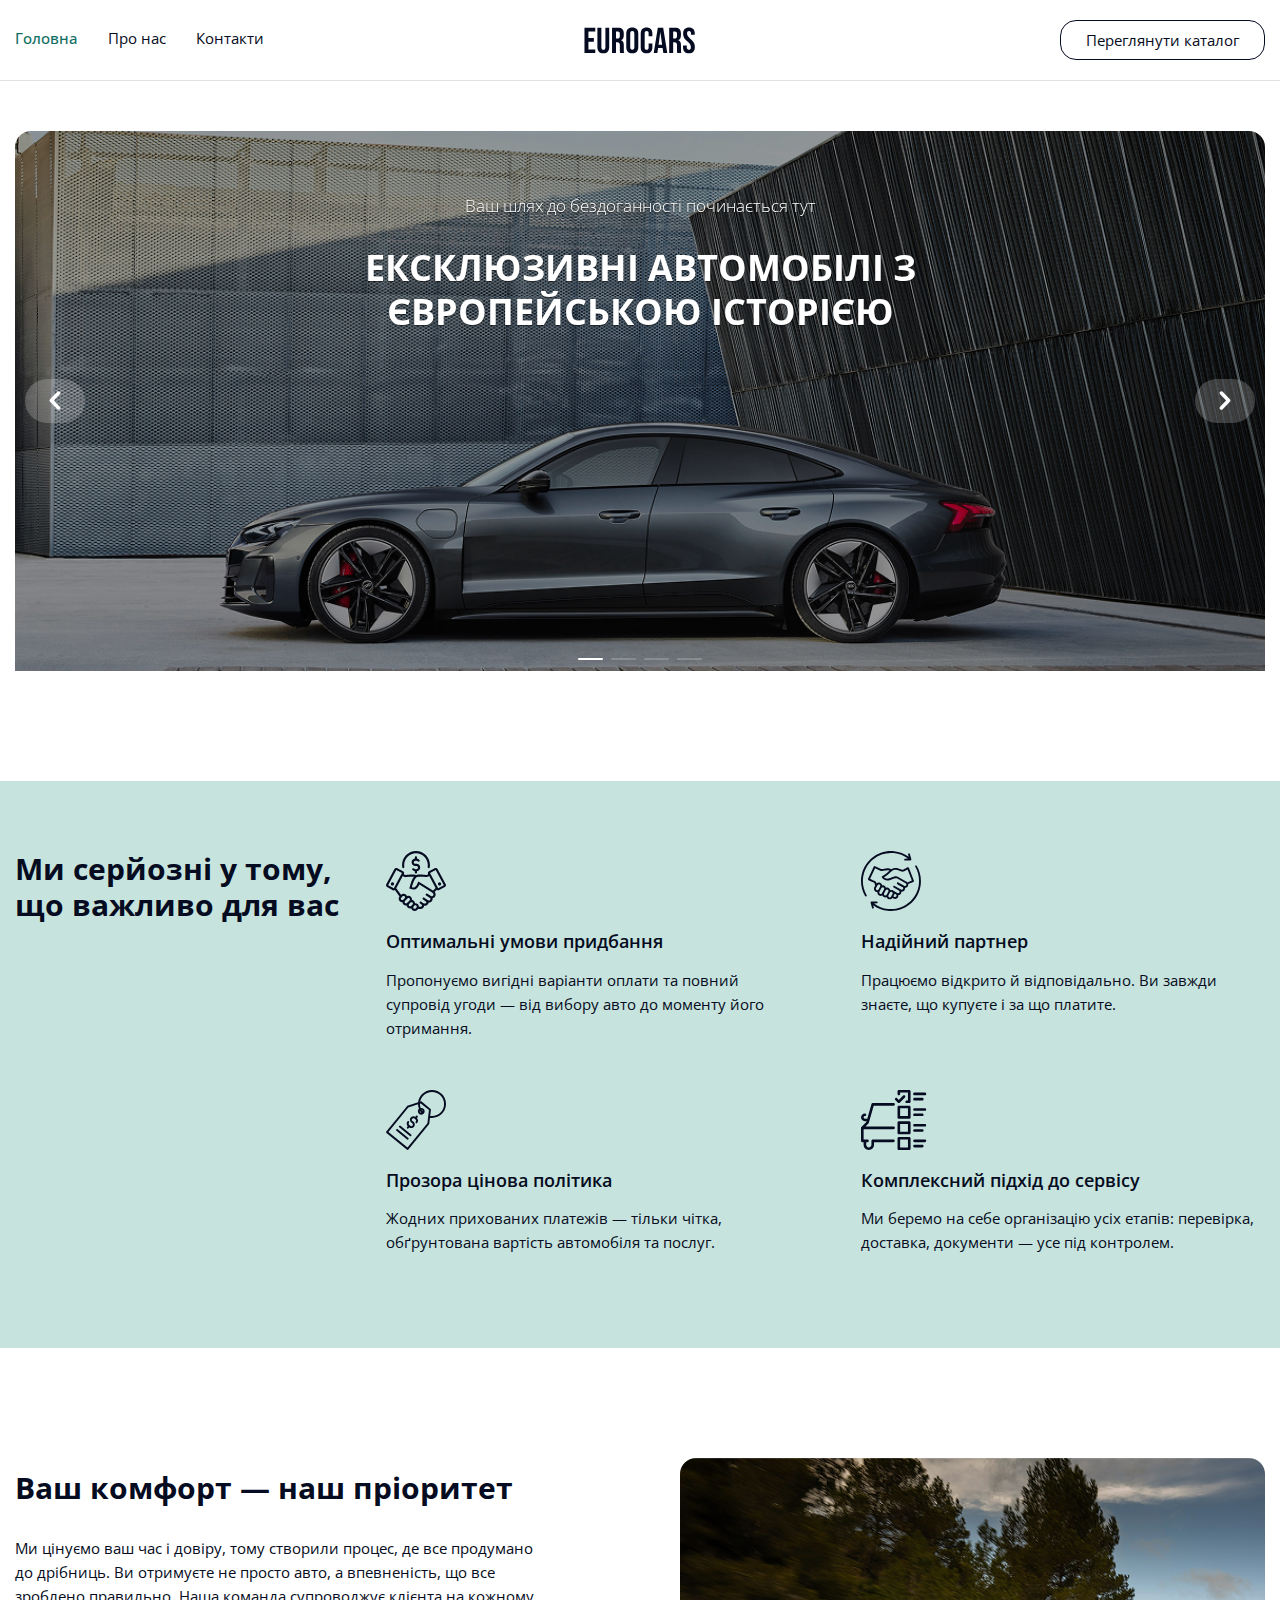
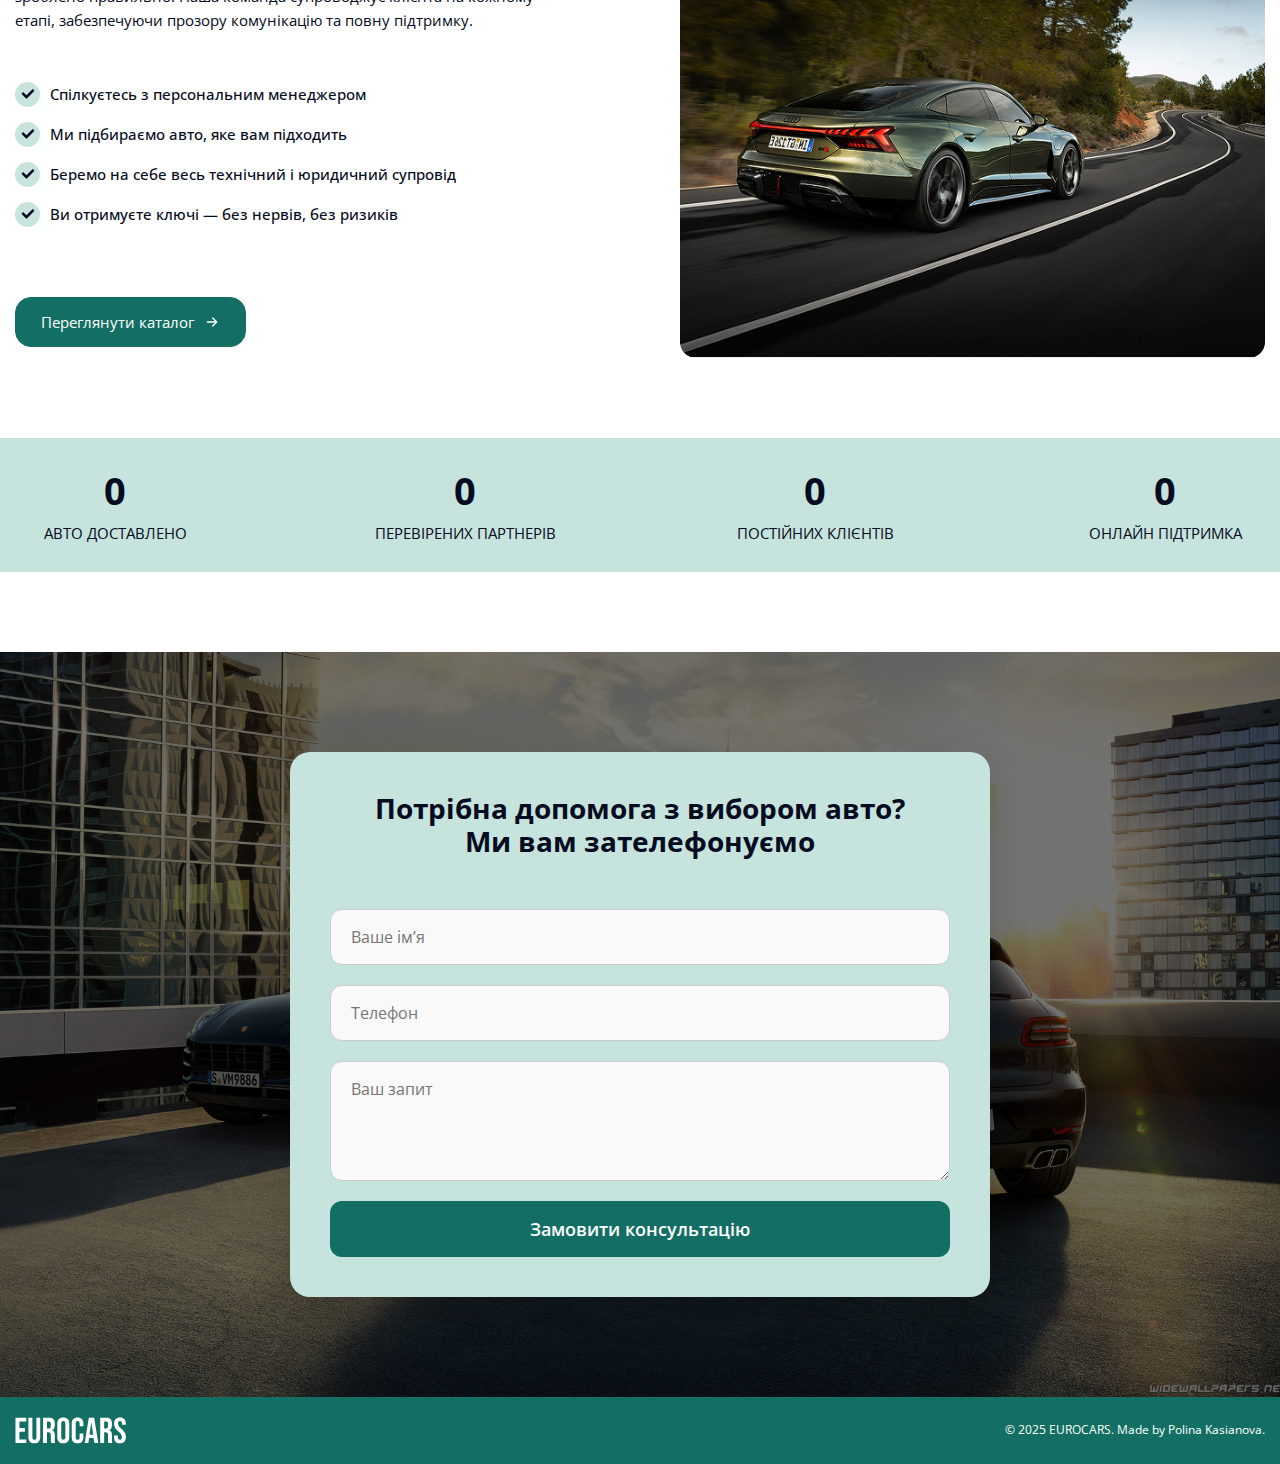
<file: index.html>
<!DOCTYPE html>
<html lang="uk">
  <head>
    <meta charset="UTF-8" />
    <meta name="viewport" content="width=device-width, initial-scale=1.0" />
    <!-- Swiper -->
    <link
      rel="stylesheet"
      href="https://cdn.jsdelivr.net/npm/swiper@11/swiper-bundle.min.css"
    />
    <!-- Favicon -->
    <link
      rel="apple-touch-icon"
      sizes="152x152"
      href="./images/favicon/apple-icon-152x152.png"
    />
    <link
      rel="apple-touch-icon"
      sizes="180x180"
      href="./images/favicon/apple-icon-180x180.png"
    />
    <link
      rel="icon"
      type="image/png"
      sizes="192x192"
      href="./images/favicon/android-icon-192x192.png"
    />
    <link
      rel="icon"
      type="image/png"
      sizes="32x32"
      href="./images/favicon/favicon-32x32.png"
    />
    <link
      rel="icon"
      type="image/png"
      sizes="96x96"
      href="./images/favicon/favicon-96x96.png"
    />
    <link
      rel="icon"
      type="image/png"
      sizes="16x16"
      href="./images/favicon/favicon-16x16.png"
    />
    <link rel="manifest" href="./images/favicon/manifest.json" />
    <meta name="msapplication-TileColor" content="#ffffff" />
    <meta
      name="msapplication-TileImage"
      content="./images/favicon/ms-icon-144x144.png"
    />
    <meta name="theme-color" content="#ffffff" />
    <!-- Styles     -->
    <link rel="stylesheet" href="./css/reset.css" />
    <link rel="stylesheet" href="./css/main.css" />
    <title>Головна</title>
  </head>
  <body>
    <div class="wrapper">
      <header class="header">
        <div class="container">
          <nav class="menu">
            <ul class="menu__list">
              <li class="menu__item">
                <a href="./index.html" class="menu__link menu__link--active"
                  >Головна</a
                >
              </li>
              <li class="menu__item">
                <a href="./pages/about.html" class="menu__link">Про нас</a>
              </li>
              <li class="menu__item">
                <a href="./pages/contacts.html" class="menu__link">Контакти</a>
              </li>
            </ul>
            <a href="./index.html" class="header__logo">
              <img
                src="./images/logo.svg"
                alt="EUROCARS"
                class="header__logo-img"
              />
            </a>
            <a href="./pages/catalog.html" class="menu__button"
              >Переглянути каталог</a
            >
            <div class="menu__burger">
              <span></span>
              <span></span>
              <span></span>
            </div>

            <div class="menu__mobile">
              <ul class="menu__mobile-list">
                <li>
                  <a
                    href="./index.html"
                    class="menu__mobile-link menu__mobile-link--active"
                    >Головна</a
                  >
                </li>
                <li>
                  <a href="./pages/about.html" class="menu__mobile-link"
                    >Про нас</a
                  >
                </li>
                <li>
                  <a href="./pages/contacts.html" class="menu__mobile-link"
                    >Контакти</a
                  >
                </li>
                <li>
                  <a href="./pages/catalog.html" class="menu__mobile-link"
                    >Каталог</a
                  >
                </li>
              </ul>
            </div>
          </nav>
        </div>
      </header>
      <main class="main">
        <section class="hero">
          <div class="container">
            <div class="hero__slider swiper">
              <div class="hero__slider-wrapper swiper-wrapper">
                <!-- Slide 1 -->
                <div class="hero__slide swiper-slide hero-slide-1">
                  <img
                    src="./images/hero/hero-1.jpg"
                    alt="EUROCARS slide"
                    class="hero__slide-bg"
                    data-swiper-parallax="-20%"
                  />
                  <div class="hero__slide-content">
                    <h2 class="hero__subtitle">
                      Ваш шлях до бездоганності починається тут
                    </h2>
                    <h1 class="hero__title">
                      Ексклюзивні автомобілі з європейською історією
                    </h1>
                  </div>
                </div>
                <!-- Slide 2 -->
                <div class="hero__slide swiper-slide hero-slide-2">
                  <img
                    src="./images/hero/hero-4.jpg"
                    alt="EUROCARS slide"
                    class="hero__slide-bg"
                    data-swiper-parallax="-20%"
                  />
                  <div class="hero__slide-content">
                    <h2 class="hero__subtitle">
                      Перевірена якість для вашої впевненості на дорозі
                    </h2>
                    <h1 class="hero__title">
                      Надійні авто, ретельно відібрані в Європі
                    </h1>
                  </div>
                </div>
                <!-- Slide 3 -->
                <div class="hero__slide swiper-slide hero-slide-3">
                  <img
                    src="./images/hero/hero-5.jpg"
                    alt="EUROCARS slide"
                    class="hero__slide-bg"
                    data-swiper-parallax="-20%"
                  />
                  <div class="hero__slide-content">
                    <h2 class="hero__subtitle">Відчуйте привілей володіння</h2>
                    <h1 class="hero__title">
                      Розкіш та елегантність, привезені з Європи
                    </h1>
                  </div>
                </div>
                <!-- Slide 4 -->
                <div class="hero__slide swiper-slide hero-slide-4">
                  <img
                    src="./images/hero/hero-2.jpg"
                    alt="EUROCARS slide"
                    class="hero__slide-bg"
                    data-swiper-parallax="-20%"
                  />
                  <div class="hero__slide-content">
                    <h2 class="hero__subtitle">Інновації, доступні кожному</h2>
                    <h1 class="hero__title">
                      Електромобілі з Європи – майбутнє вже сьогодні
                    </h1>
                  </div>
                </div>
              </div>
              <!-- Пагінація -->
              <div class="hero__pagination swiper-pagination"></div>
              <div class="swiper-button-prev"></div>
              <div class="swiper-button-next"></div>
            </div>
          </div>
        </section>

        <section class="advantages">
          <div class="container">
            <div class="advantages__content">
              <h2 class="advantages__title">
                Ми серйозні у тому, що важливо для вас
              </h2>
              <div class="advantages__list">
                <div class="advantages__item">
                  <img
                    src="./images/advantages/advantages-1.svg"
                    alt=""
                    class="advantages__icon"
                  />
                  <h3 class="advantages__item-title">
                    Оптимальні умови придбання
                  </h3>
                  <p class="advantages__item-text">
                    Пропонуємо вигідні варіанти оплати та повний супровід угоди
                    — від вибору авто до моменту його отримання.
                  </p>
                </div>
                <div class="advantages__item">
                  <img
                    src="./images/advantages/advantages-2.svg"
                    alt=""
                    class="advantages__icon"
                  />
                  <h3 class="advantages__item-title">Надійний партнер</h3>
                  <p class="advantages__item-text">
                    Працюємо відкрито й відповідально. Ви завжди знаєте, що
                    купуєте і за що платите.
                  </p>
                </div>
                <div class="advantages__item">
                  <img
                    src="./images/advantages/advantages-3.svg"
                    alt=""
                    class="advantages__icon"
                  />
                  <h3 class="advantages__item-title">
                    Прозора цінова політика
                  </h3>
                  <p class="advantages__item-text">
                    Жодних прихованих платежів — тільки чітка, обґрунтована
                    вартість автомобіля та послуг.
                  </p>
                </div>
                <div class="advantages__item">
                  <img
                    src="./images/advantages/advantages-4.svg"
                    alt=""
                    class="advantages__icon"
                  />
                  <h3 class="advantages__item-title">
                    Комплексний підхід до сервісу
                  </h3>
                  <p class="advantages__item-text">
                    Ми беремо на себе організацію усіх етапів: перевірка,
                    доставка, документи — усе під контролем.
                  </p>
                </div>
              </div>
            </div>
          </div>
        </section>
        <section class="cooperation">
          <div class="container">
            <div class="cooperation__content">
              
              <div class="cooperation__text">
                <h2 class="cooperation__title">Ваш комфорт — наш пріоритет</h2>
                <p class="cooperation__subtitle">
                  Ми цінуємо ваш час і довіру, тому створили процес, де все
                  продумано до дрібниць. Ви отримуєте не просто авто, а
                  впевненість, що все зроблено правильно. Наша команда
                  супроводжує клієнта на кожному етапі, забезпечуючи прозору
                  комунікацію та повну підтримку.
                </p>
                <ul class="cooperation__list">
                  <li class="cooperation__item">
                    <img
                      src="./images/cooperation/check-mark.svg"
                      alt=""
                      class="cooperation__icon"
                    />
                    Спілкуєтесь з персональним менеджером
                  </li>
                  <li class="cooperation__item">
                    <img
                      src="./images/cooperation/check-mark.svg"
                      alt=""
                      class="cooperation__icon"
                    />
                    Ми підбираємо авто, яке вам підходить
                  </li>
                  <li class="cooperation__item">
                    <img
                      src="./images/cooperation/check-mark.svg"
                      alt=""
                      class="cooperation__icon"
                    />
                    Беремо на себе весь технічний і юридичний супровід
                  </li>
                  <li class="cooperation__item">
                    <img
                      src="./images/cooperation/check-mark.svg"
                      alt=""
                      class="cooperation__icon"
                    />
                    Ви отримуєте ключі — без нервів, без ризиків
                  </li>
                </ul>
                <a href="./pages/catalog.html" class="cooperation__button">
                  Переглянути каталог
                  <svg
                    class="button-arrow"
                    width="16"
                    height="16"
                    viewBox="0 0 24 24"
                    fill="none"
                  >
                    <path
                      d="M5 12h14M13 6l6 6-6 6"
                      stroke="#fff"
                      stroke-width="2"
                      stroke-linecap="round"
                      stroke-linejoin="round"
                    />
                  </svg>
                </a>
              </div>
              <img
                src="./images/cooperation/cooperation-img.jpg"
                alt=""
                class="cooperation__img"
              />
            </div>
          </div>
        </section>
        <section class="stats">
          <div class="container">
            <div class="stats__list">
              <div class="stats__item">
                <p class="stats__value" data-target="500">0</p>
                <p class="stats__label">авто доставлено</p>
              </div>
              <div class="stats__item">
                <p class="stats__value" data-target="150">0</p>
                <p class="stats__label">перевірених партнерів</p>
              </div>
              <div class="stats__item">
                <p class="stats__value" data-target="95">0</p>
                <p class="stats__label">постійних клієнтів</p>
              </div>
              <div class="stats__item">
                <p class="stats__value" data-target="24">0</p>
                <p class="stats__label">онлайн підтримка</p>
              </div>
            </div>
          </div>
        </section>
        <section class="callback" id="contact-form">
          <div class="callback__overlay">
            <div class="container">
              <div class="callback__content">
                <h2 class="callback__title">
                  Потрібна допомога з вибором авто? <br /><span>Ми вам зателефонуємо</span>
                </h2>
                <form class="callback__form">
                  <input
                    type="text"
                    placeholder="Ваше ім’я"
                    required
                    class="callback__input"
                  />
                  <input
                    type="tel"
                    placeholder="Телефон"
                    required
                    class="callback__input"
                  />

                  <textarea
                    placeholder="Ваш запит"
                    class="callback__textarea"
                  ></textarea>
                  <button type="submit" class="callback__button">
                    Замовити консультацію
                  </button>
                </form>
              </div>
            </div>
          </div>
        </section>
      </main>
      <footer class="footer">
        <div class="container">
          <div class="footer__content">
            <img src="./images/logo-white.svg" alt="" class="footer__logo" />
            <p class="footer__rights">
              © 2025 EUROCARS. Made by Polina Kasianova.
            </p>
          </div>
        </div>
      </footer>
    </div>

    <script src="https://cdn.jsdelivr.net/npm/swiper@11/swiper-bundle.min.js"></script>
    <script src="./js/script.js"></script>
  </body>
</html>
</file>
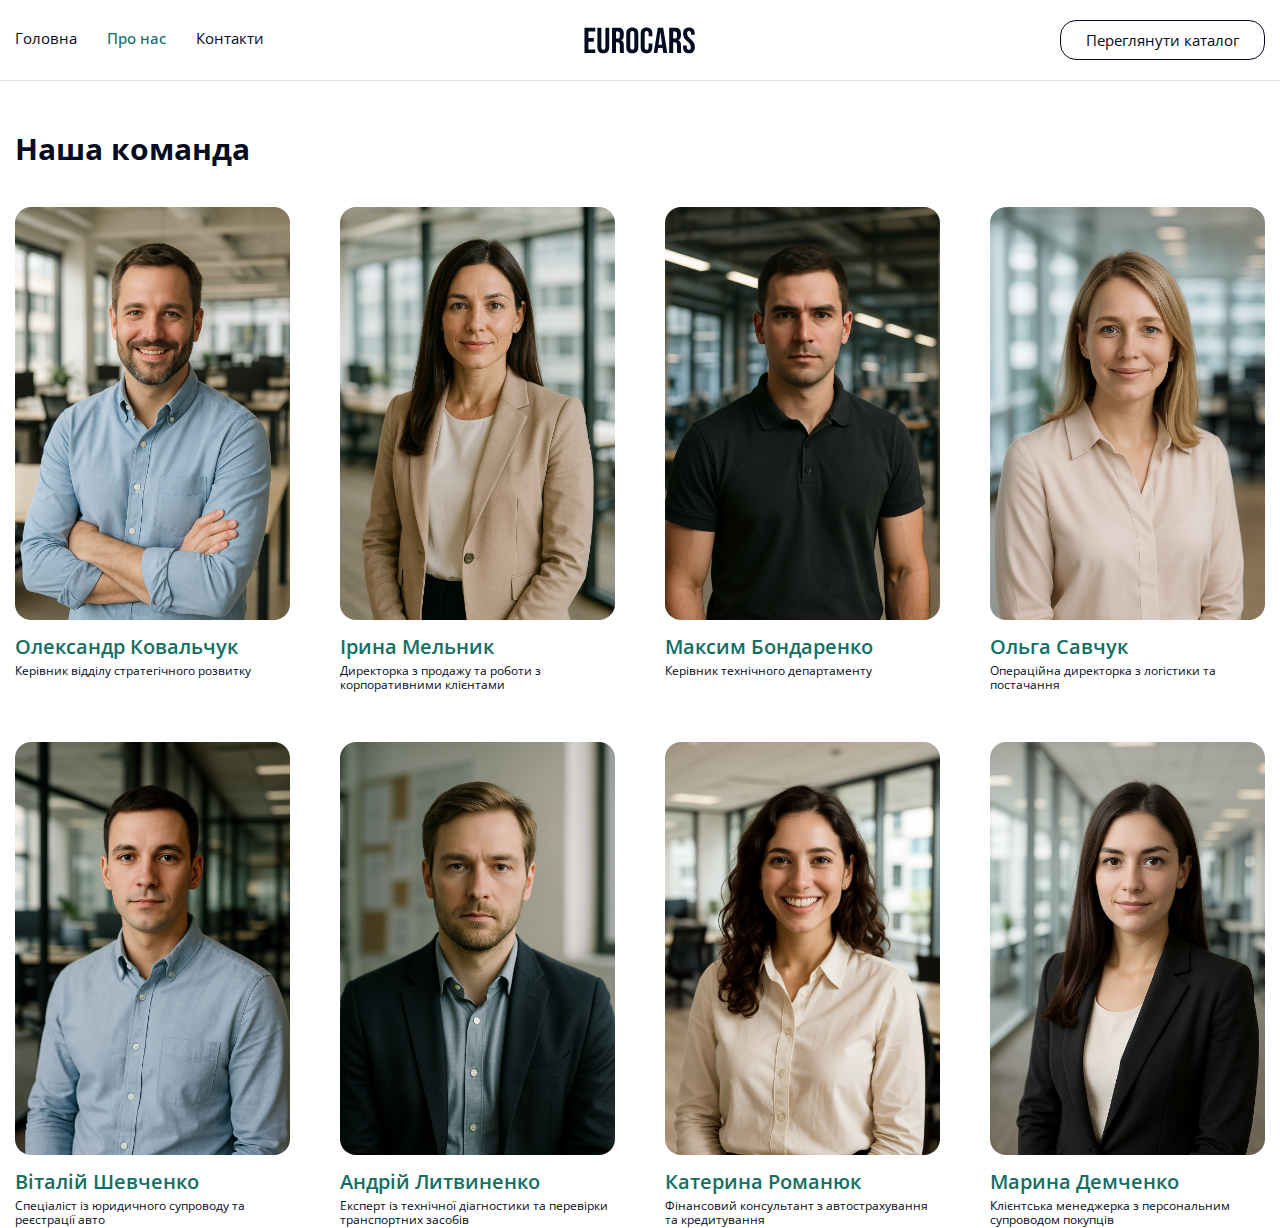
<file: pages/about.html>
<!DOCTYPE html>
<html lang="uk">
  <head>
    <meta charset="UTF-8" />
    <meta name="viewport" content="width=device-width, initial-scale=1.0" />
    <!-- Favicon -->
    <link
      rel="apple-touch-icon"
      sizes="152x152"
      href="../images/favicon/apple-icon-152x152.png"
    />
    <link
      rel="apple-touch-icon"
      sizes="180x180"
      href="../images/favicon/apple-icon-180x180.png"
    />
    <link
      rel="icon"
      type="image/png"
      sizes="192x192"
      href="../images/favicon/android-icon-192x192.png"
    />
    <link
      rel="icon"
      type="image/png"
      sizes="32x32"
      href="../images/favicon/favicon-32x32.png"
    />
    <link
      rel="icon"
      type="image/png"
      sizes="96x96"
      href="../images/favicon/favicon-96x96.png"
    />
    <link
      rel="icon"
      type="image/png"
      sizes="16x16"
      href="../images/favicon/favicon-16x16.png"
    />
    <link rel="manifest" href="../images/favicon/manifest.json" />
    <meta name="msapplication-TileColor" content="#ffffff" />
    <meta
      name="msapplication-TileImage"
      content="../images/favicon/ms-icon-144x144.png"
    />
    <meta name="theme-color" content="#ffffff" />
    <!-- Styles     -->
    <link rel="stylesheet" href="../css/reset.css" />
    <link rel="stylesheet" href="../css/main.css" />
    <title>Про нас</title>
  </head>
  <body>
    <main>
      <header class="header">
        <div class="container">
          <nav class="menu">
            <ul class="menu__list">
              <li class="menu__item">
                <a href="../index.html" class="menu__link"
                  >Головна</a
                >
              </li>
              <li class="menu__item">
                <a href="./about.html" class="menu__link menu__link--active">Про нас</a>
              </li>
              <li class="menu__item">
                <a href="./contacts.html" class="menu__link">Контакти</a>
              </li>
            </ul>
            <a href="../index.html" class="header__logo">
              <img
                src="../images/logo.svg"
                alt="EUROCARS"
                class="header__logo-img"
              />
            </a>
            <a href="./catalog.html" class="menu__button">Переглянути каталог</a>
          </nav>
        </div>
      </header>
      
      <section class="team">
        <div class="container">
          <h2 class="team__title">Наша команда</h2>
          <div class="team__list">
            <div class="team__item">
              <img src="../images/team/team-1.png" alt="Олександр Ковальчук" class="team__img">
              <h3 class="team__name">Олександр Ковальчук</h3>
              <p class="team__position">Керівник відділу стратегічного розвитку</p>
            </div>
            <div class="team__item">
              <img src="../images/team/team-2.png" alt="Ірина Мельник" class="team__img">
              <h3 class="team__name">Ірина Мельник</h3>
              <p class="team__position">Директорка з продажу та роботи з корпоративними клієнтами</p>
            </div>
            <div class="team__item">
              <img src="../images/team/team-3.png" alt="Максим Бондаренко" class="team__img">
              <h3 class="team__name">Максим Бондаренко</h3>
              <p class="team__position">Керівник технічного департаменту</p>
            </div>
            <div class="team__item">
              <img src="../images/team/team-4.png" alt="Ольга Савчук" class="team__img">
              <h3 class="team__name">Ольга Савчук</h3>
              <p class="team__position">Операційна директорка з логістики та постачання</p>
            </div>
            <div class="team__item">
              <img src="../images/team/team-5.png" alt="Віталій Шевченко" class="team__img">
              <h3 class="team__name">Віталій Шевченко</h3>
              <p class="team__position">Спеціаліст із юридичного супроводу та реєстрації авто</p>
            </div>
            <div class="team__item">
              <img src="../images/team/team-6.png" alt="Андрій Литвиненко" class="team__img">
              <h3 class="team__name">Андрій Литвиненко</h3>
              <p class="team__position">Експерт із технічної діагностики та перевірки транспортних засобів</p>
            </div>
            <div class="team__item">
              <img src="../images/team/team-7.png" alt="Катерина Романюк" class="team__img">
              <h3 class="team__name">Катерина Романюк</h3>
              <p class="team__position">Фінансовий консультант з автострахування та кредитування</p>
            </div>
            <div class="team__item">
              <img src="../images/team/team-8.png" alt="Марина Демченко" class="team__img">
              <h3 class="team__name">Марина Демченко</h3>
              <p class="team__position">Клієнтська менеджерка з персональним супроводом покупців</p>
            </div>
          </div>
        </div>
      </section>
    </main>
    <script src="../js/script.js"></script>
  </body>
</html>
</file>
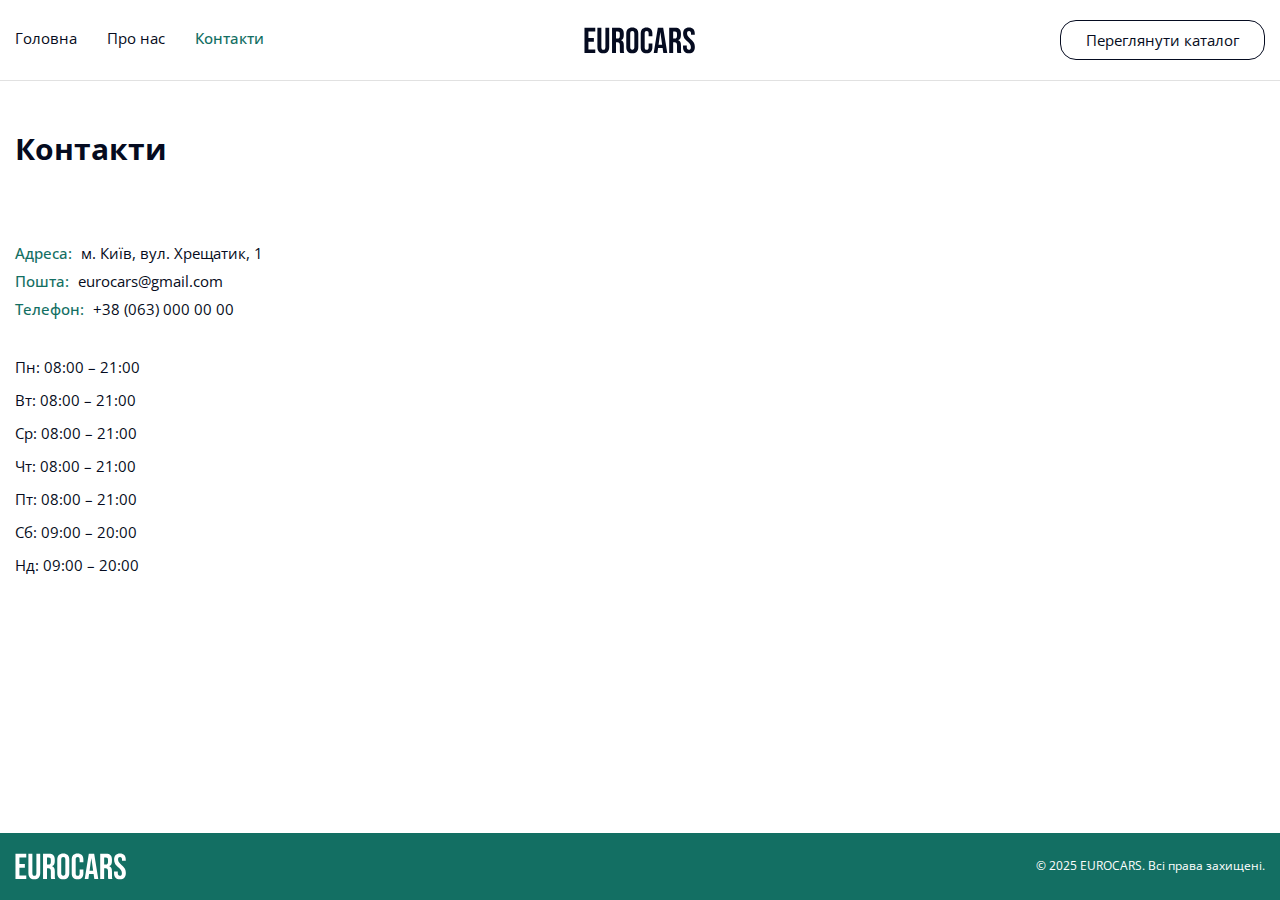
<file: pages/contacts.html>
<!DOCTYPE html>
<html lang="uk">
  <head>
    <meta charset="UTF-8" />
    <meta name="viewport" content="width=device-width, initial-scale=1.0" />
    <!-- Favicon -->
    <link
      rel="apple-touch-icon"
      sizes="152x152"
      href="../images/favicon/apple-icon-152x152.png"
    />
    <link
      rel="apple-touch-icon"
      sizes="180x180"
      href="../images/favicon/apple-icon-180x180.png"
    />
    <link
      rel="icon"
      type="image/png"
      sizes="192x192"
      href="../images/favicon/android-icon-192x192.png"
    />
    <link
      rel="icon"
      type="image/png"
      sizes="32x32"
      href="../images/favicon/favicon-32x32.png"
    />
    <link
      rel="icon"
      type="image/png"
      sizes="96x96"
      href="../images/favicon/favicon-96x96.png"
    />
    <link
      rel="icon"
      type="image/png"
      sizes="16x16"
      href="../images/favicon/favicon-16x16.png"
    />
    <link rel="manifest" href="../images/favicon/manifest.json" />
    <meta name="msapplication-TileColor" content="#ffffff" />
    <meta
      name="msapplication-TileImage"
      content="../images/favicon/ms-icon-144x144.png"
    />
    <meta name="theme-color" content="#ffffff" />
    <!-- Styles     -->
    <link
      rel="stylesheet"
      href="https://cdn.jsdelivr.net/npm/swiper@11/swiper-bundle.min.css"
    />
    <link rel="stylesheet" href="../css/reset.css" />
    <link rel="stylesheet" href="../css/main.css" />
    <title>Контакти</title>
  </head>
  <body>
    <div class="wrapper">
      <header class="header">
        <div class="container">
          <nav class="menu">
            <ul class="menu__list">
              <li class="menu__item">
                <a href="../index.html" class="menu__link">Головна</a>
              </li>
              <li class="menu__item">
                <a href="./about.html" class="menu__link">Про нас</a>
              </li>
              <li class="menu__item">
                <a href="./contacts.html" class="menu__link menu__link--active"
                  >Контакти</a
                >
              </li>
            </ul>
            <a href="../index.html" class="header__logo">
              <img
                src="../images/logo.svg"
                alt="EUROCARS"
                class="header__logo-img"
              />
            </a>
            <a href="./catalog.html" class="menu__button"
              >Переглянути каталог</a
            >
          </nav>
        </div>
      </header>
      <main class="main">
        <section class="contacts">
          <div class="container">
            <h2 class="contacts__title">Контакти</h2>
            <div class="contacts__content">
              <div class="contacts__info">
                <ul class="contacts__list">
                  <li class="contacts__item">
                    <span class="contacts__label">Адреса:</span>
                    м. Київ, вул. Хрещатик, 1
                  </li>
                  <li class="contacts__item">
                    <span class="contacts__label">Пошта:</span>
                    <a href="mailto:eurocars@gmail.com" class="contacts__link"
                      >eurocars@gmail.com</a
                    >
                  </li>
                  <li class="contacts__item">
                    <span class="contacts__label">Телефон:</span>
                    <a href="tel:+380630000000" class="contacts__link"
                      >+38 (063) 000 00 00</a
                    >
                  </li>
                </ul>
                <div class="contacts__schedule">
                  <p>Пн: 08:00 – 21:00</p>
                  <p>Вт: 08:00 – 21:00</p>
                  <p>Ср: 08:00 – 21:00</p>
                  <p>Чт: 08:00 – 21:00</p>
                  <p>Пт: 08:00 – 21:00</p>
                  <p>Сб: 09:00 – 20:00</p>
                  <p>Нд: 09:00 – 20:00</p>
                </div>
              </div>
              <div class="contacts__map">
                <iframe
                  src="https://www.google.com/maps/embed?pb=!1m18!1m12!1m3!1d1270.2282060579105!2d30.52727270695214!3d50.45122605339585!2m3!1f0!2f0!3f0!3m2!1i1024!2i768!4f13.1!3m3!1m2!1s0x40d4ce51c30217a5%3A0x857984a29c69fded!2z0YPQuy4g0JrRgNC10YnQsNGC0LjQuiwgMSwg0JrQuNC10LIsIDAxMDAw!5e0!3m2!1sua!2sua!4v1746382938801!5m2!1sua!2sua"
                  allowfullscreen=""
                  loading="lazy"
                  referrerpolicy="no-referrer-when-downgrade"
                ></iframe>
              </div>
            </div>
          </div>
        </section>
      </main>
      <footer class="footer">
        <div class="container">
          <div class="footer__content">
            <img src="../images/logo-white.svg" alt="" class="footer__logo" />
            <p class="footer__rights">© 2025 EUROCARS. Всі права захищені.</p>
          </div>
        </div>
      </footer>
    </div>
    <script src="https://cdn.jsdelivr.net/npm/swiper@11/swiper-bundle.min.js"></script>
    <script src="../js/script.js"></script>
  </body>
</html>
</file>
<file: css/main.css>
@import url("https://fonts.googleapis.com/css2?family=Open+Sans:ital,wght@0,300..800;1,300..800&display=swap"); /* Main styles */
* {
  -webkit-tap-highlight-color: transparent;
}
html {
  scroll-behavior: smooth;
}
html,
body {
  height: 100%;
}
body {
  font-family: "Open Sans", sans-serif;
  font-optical-sizing: auto;
  font-style: normal;
  font-size: 15px; /*Под вопросом*/
  font-weight: 400; /*Под вопросом*/
  color: #050b20;
  background-color: #fff;
  line-height: 1.2;
}
.container {
  max-width: 1430px;
  padding: 0 15px;
  margin: 0 auto;
}
.wrapper {
  min-height: 100%;
  display: flex;
  flex-direction: column;
}
.main {
  flex: 1 1 auto;
} /* Header */
.header {
  margin-bottom: 50px;
  padding: 20px 0;
  border-bottom: 1px solid #e1e1e1;
}
.menu {
  display: grid;
  grid-template-columns: repeat(3, 1fr);
  align-items: center;
  column-gap: 30px;
}
.menu__list {
  display: flex;
  align-items: center;
  gap: 30px;
}
.menu__link {
  position: relative;
  display: inline-block;
  color: #050b20; /* або який ти хочеш */
  text-decoration: none;
  padding-bottom: 5px; /* трохи місця для лінії */
  transition: color 0.4s ease;
  white-space: nowrap;
}
.menu__link::after {
  content: "";
  position: absolute;
  left: 0;
  bottom: 0;
  width: 0;
  height: 2px;
  background-color: #136f63; /* акцентний бірюзовий */
  transition: width 0.4s ease;
}
.menu__link:hover::after {
  width: 100%;
}
.menu__link--active {
  font-weight: 500;
  color: #136f63;
}
.menu__link--active::after {
  display: none;
}
.header__logo {
  justify-self: center;
}
.menu__button {
  justify-self: end;
  padding: 10px 25px;
  border: 1px solid #050b20;
  border-radius: 16px;
  background-color: transparent;
  transition: all 0.5s ease;
}
.menu__button:hover {
  background-color: #136f63;
  border-color: #136f63;
  color: #fff;
} /* ----------------Page "Home"---------------- */ /* Hero */
.hero {
  margin-bottom: 110px;
}
.hero__slide {
  position: relative;
  height: 563px;
  overflow: hidden;
  border-radius: 16px 16px 0 0;
}
.hero__slide-bg {
  filter: brightness(75%);
  position: absolute;
  top: 0;
  left: 0;
  width: 100%;
  height: 100%;
  object-fit: cover;
  z-index: 1;
  transition: transform 8s ease;
}
.hero__slide-bg:nth-child(2) {
  filter: brightness(10%);
}
.hero__slide-content {
  position: relative;
  z-index: 2;
  display: flex;
  flex-direction: column;
  text-align: center;
  padding: 0 15px;
  gap: 30px;
  color: #fff;
  max-width: 700px;
  margin: 75px auto 0;
  opacity: 0;
  transform: translateY(20px);
  transition: all 0.8s ease;
}
.hero__subtitle {
  font-size: 18px;
  font-weight: 300;
  text-shadow: 0px 1px 1px rgba(0, 0, 0, 0.51);
}
.hero__title {
  font-size: 40px;
  font-weight: 700;
  text-transform: uppercase;
  text-shadow: 0px 1px 1px rgba(0, 0, 0, 0.51);
} /* Hero swiper */
.hero .swiper-button-prev,
.hero .swiper-button-next {
  background-color: rgba(255, 255, 255, 0.2);
  padding: 10px 30px;
  color: #fff;
  border-radius: 40px;
  background-repeat: no-repeat;
  background-position: center;
  background-size: 12px;
}
.hero .swiper-button-prev::after,
.hero .swiper-button-next::after {
  content: "";
}
.hero .swiper-button-next {
  background-image: url("../images/swiper/swiper-arrow-right.svg");
}
.hero .swiper-button-prev {
  background-image: url("../images/swiper/swiper-arrow-left.svg");
}
.hero .swiper-pagination-bullet {
  background-color: #fff;
  width: 25px;
  border-radius: 2px;
  height: 2px;
}
.hero .swiper-slide-active .hero__slide-content {
  opacity: 1;
  transform: translateY(0);
}
.hero .swiper-slide-active .hero__slide-bg {
  transform: scale(1.1);
} /* Advantages */
.advantages {
  background-color: #c7e3de;
  padding: 70px 0;
  margin-bottom: 110px;
}
.advantages__title {
  font-size: 30px;
  font-weight: 700;
  max-width: 350px;
}
.advantages__content {
  display: flex;
  gap: 40px;
  justify-content: space-between;
}
.advantages__list {
  display: grid;
  grid-template-columns: repeat(2, 1fr);
  grid-template-rows: repeat(2, 1fr);
  max-width: 930px;
  gap: 50px 70px;
}
.advantages__icon {
  margin-bottom: 20px;
}
.advantages__item-title {
  font-size: 18px;
  font-weight: 600;
  margin-bottom: 15px;
}
.advantages__item-text {
  line-height: 1.6;
} /* Cooperation */
.cooperation {
  margin-bottom: 80px;
}
.cooperation__content {
  /* display: flex; */
  display: grid;
  grid-template-columns: repeat(2, minmax(300px, 1fr));
  align-items: center;
  gap: 80px;
}
.cooperation__img {
  border-radius: 16px;
  object-fit: cover;
  width: 100%;
  height: 500px;
}
.cooperation__title {
  font-size: 30px;
  font-weight: 700;
  margin-bottom: 30px;
}
.cooperation__subtitle {
  line-height: 1.6;
  margin-bottom: 50px;
  max-width: 530px;
}
.cooperation__list {
  display: flex;
  flex-direction: column;
  gap: 15px;
  margin-bottom: 70px;
}
.cooperation__item {
  display: flex;
  align-items: center;
  gap: 10px;
  font-weight: 500;
}
.cooperation__icon {
  width: 25px;
  height: 25px;
  padding: 4.5px;
  background-color: #c7e3de;
  border-radius: 50%;
  display: inline-block;
}
.cooperation__button {
  background-color: #136f63;
  border: 1px solid #136f63;
  color: #fff;
  padding: 15px 25px;
  border-radius: 16px;
  display: inline-flex;
  align-items: center;
  gap: 10px;
  transition: all 0.3s ease;
}
.cooperation__button:hover {
  background-color: #c7e3de;
  color: #050b20;
  border: 1px solid #136f63;
}
.cooperation__button:hover .button-arrow path {
  stroke: #050b20;
} /* Stats */
.stats {
  background-color: #c7e3de;
  padding: 30px 0;
  margin-bottom: 80px;
}
.stats__list {
  /* за замовчуванням — чотири елементи в ряд */
  display: grid;
  grid-template-columns: repeat(4, minmax(100px, 1fr));
  justify-items: center;
  gap: 0 150px; /* вертикальний gap = 0, горизонтальний = 150px */
}
.stats__item {
  text-align: center;
}
.stats__value {
  font-size: 38px;
  font-weight: 700;
  margin-bottom: 10px;
}
.stats__label {
  text-transform: uppercase;
} /* Callback */ /* ----------------Page "About us"---------------- */ /* About */
.about {
  margin-bottom: 100px;
}
.about__title {
  font-size: 30px;
  font-weight: 700;
  margin-bottom: 40px;
}
.about__wrapper {
  display: flex;
  justify-content: space-between;
  align-items: center;
  gap: 60px;
}
.about__content {
  display: flex;
  flex-direction: column;
  gap: 11px;
  max-width: 720px;
}
.about__text {
  line-height: 1.6;
}
.about__image {
  max-width: 650px;
  border-radius: 16px;
} /* Reviews */
.reviews {
  background-color: #c7e3de;
  margin-bottom: 50px;
  padding: 50px 0;
}
.reviews__header {
  display: flex;
  justify-content: space-between;
  align-items: center;
  gap: 30px;
  margin-bottom: 50px;
}
.reviews__title-main {
  font-size: 30px;
  font-weight: 700;
}
.reviews__subtitle {
  font-size: 14px;
}
.reviews__card {
  background-color: #fff;
  padding: 30px 40px;
  border-radius: 16px;
}
.reviews__content {
  display: flex;
  flex-direction: column;
  gap: 30px;
  margin-bottom: 40px;
}

.reviews__slider .swiper-wrapper {
  display: flex;
  align-items: stretch;
}

.reviews__card.swiper-slide {
  display: flex;
  flex-direction: column;
  height: auto;
}

.reviews__content {
  flex: 1;
  display: flex;
  flex-direction: column;
  justify-content: space-between;
}
.reviews__slider {
  margin-bottom: 50px;
}


.reviews__title {
  font-weight: 600;
}
.reviews__text {
  line-height: 1.6;
}
.reviews__author {
  display: flex;
  align-items: center;
  gap: 15px;
}
.reviews__img {
  border-radius: 50%;
  max-width: 60px;
}
.reviews__info {
  display: flex;
  flex-direction: column;
  gap: 5px;
}
.reviews__name {
  font-weight: 600;
  color: #136f63;
}
.reviews__city {
  font-size: 14px;
}
.reviews__nav {
  display: flex;
  gap: 25px;
  margin-top: 50px;
}
.reviews__nav .swiper-button-prev,
.reviews__nav .swiper-button-next {
  position: static;
  width: 60px;
  height: 40px;
  border-radius: 30px;
  background-color: #136f63;
  background-repeat: no-repeat;
  background-position: center;
  background-size: 10px;
  cursor: pointer;
}
.reviews__nav .swiper-button-prev {
  background-image: url("../images/swiper/swiper-arrow-left.svg");
}
.reviews__nav .swiper-button-next {
  background-image: url("../images/swiper/swiper-arrow-right.svg");
}
.reviews__nav .swiper-button-prev::after,
.reviews__nav .swiper-button-next::after {
  display: none;
} /* Team */
.team {
  margin-bottom: 100px;
}
.team__title {
  font-size: 30px;
  font-weight: 700;
  margin-bottom: 40px;
}
.team__list {
  display: grid;
  grid-template-columns: repeat(4, 1fr);
  gap: 50px;
}
.team__img {
  margin-bottom: 15px;
  border-radius: 16px;
}
.team__name {
  font-size: 20px;
  font-weight: 600;
  color: #136f63;
  margin-bottom: 5px;
}
.team__position {
  font-size: 12px;
} /* Page "Contacts" */ /* Contacts */
.contacts {
  margin-bottom: 100px;
}
.contacts__title {
  font-size: 30px;
  font-weight: 700;
  margin-bottom: 40px;
}
.contacts__content {
  display: flex;
  justify-content: space-between;
  align-items: center;
  gap: 40px;
}
.contacts__info {
  display: flex;
  flex-direction: column;
  flex: 1 1 300px;
  gap: 40px;
}
.contacts__list {
  display: flex;
  flex-direction: column;
  gap: 10px;
}
.contacts__link {
  transition: color 0.3s ease;
}
.contacts__link:hover {
  color: #136f63;
}
.contacts__label {
  color: #136f63;
  font-weight: 500;
  margin-right: 5px;
}
.contacts__schedule {
  display: flex;
  flex-direction: column;
  gap: 15px;
}
.contacts__map {
  flex: 1 1 100px;
  max-width: 100%;
}
.contacts__map iframe {
  width: 100%;
  height: 100%;
  min-height: 400px;
  border-radius: 16px;
  border: none;
} /* Footer */
.footer {
  background-color: #136f63;
  padding: 20px 0;
}
.footer__content {
  display: flex;
  align-items: center;
  justify-content: space-between;
  gap: 30px;
  color: #fff;
  font-size: 12px;
}
.callback {
  background-image: url("../images/callback/callback-bg.jpg");
  background-size: cover;
  background-position: center;
  position: relative;
} /* Темна півпрозора накладка */
.callback__overlay {
  background-color: rgba(0, 0, 0, 0.55);
  padding: 100px 0; /* десктоп */
} /* Контейнер форми */
.callback__content {
  max-width: 700px;
  margin: 0 auto;
  background-color: #c7e3de;
  padding: 40px; /* десктоп */
  border-radius: 20px;
  box-shadow: 0 10px 40px rgba(0, 0, 0, 0.15);
}
.callback__title {
  text-align: center;
  font-size: 28px;
  font-weight: 700;
  color: #050b20;
  margin-bottom: 50px; /* десктоп */
}
.callback__form {
  display: flex;
  flex-direction: column;
  gap: 20px; /* десктоп */
}
.callback__input,
.callback__textarea {
  padding: 16px 20px;
  border-radius: 12px;
  border: 1px solid #ccc;
  font-size: 16px;
  background-color: #f9f9f9;
  transition: border-color 0.3s ease;
}
.callback__textarea {
  min-height: 120px;
  resize: vertical;
}
.callback__button {
  background-color: #136f63;
  color: #ffffff;
  font-size: 18px;
  font-weight: 600;
  padding: 16px;
  border-radius: 12px;
  border: none;
  cursor: pointer;
  transition: background-color 0.3s ease;
} /* Hover-стан */
.callback__input:focus,
.callback__textarea:focus {
  border-color: #136f63;
}
.callback__button:hover {
  background-color: #0f5b4f;
}
.callback__popup {
  position: fixed;
  top: 50%;
  left: 50%;
  transform: translate(-50%, -50%);
  background-color: #fff;
  padding: 40px 60px;
  border-radius: 16px;
  text-align: center;
  box-shadow: 0 10px 40px rgba(0, 0, 0, 0.25);
  z-index: 9999;
}
.callback__popup-title {
  font-size: 24px;
  font-weight: 700;
  color: #136f63;
  margin-bottom: 10px;
}
.callback__popup-text {
  font-size: 16px;
  color: #050b20;
} /* Catalog */
.catalog {
  margin-bottom: 80px;
}
.catalog__title {
  font-size: 30px;
  font-weight: 700;
  margin-bottom: 40px;
}
.catalog__list {
  display: grid;
  grid-template-columns: repeat(auto-fill, minmax(300px, 1fr));
  gap: 40px;
}
.car-card {
  display: flex;
  flex-direction: column;
}
.car-card__image-wrapper {
  position: relative;
}
.car-card__image {
  width: 100%;
  height: 230px;
  object-fit: cover;
  border-radius: 16px 16px 0 0;
}
.car-card__info {
  border: 1px solid #e9e9e9;
  border-top: none;
  border-radius: 0 0 16px 16px;
}
.car-card__badge {
  position: absolute;
  top: 12px;
  left: 12px;
  background-color: #2e7d32; /* темно-зелений */
  color: #fff;
  padding: 6px 12px;
  font-size: 12px;
  font-weight: 500;
  border-radius: 30px;
}
.car-card__info {
  padding: 20px;
}
.car-card__title {
  font-weight: 500;
  font-size: 16px;
  margin-bottom: 20px;
}
.car-card__details {
  display: grid;
  align-items: center;
  grid-template-columns: repeat(2, 130px);
  gap: 10px 10px;
  font-size: 14px;
  margin-bottom: 20px;
}
.car-card__detail {
  display: flex;
  align-items: center;
  gap: 5px;
}
.car-card__footer {
  display: flex;
  justify-content: space-between;
  align-items: center;
  border-top: 1px solid #e9e9e9;
  padding-top: 10px;
}
.car-card__price {
  font-size: 18px;
  font-weight: 600;
}
.car-card__link {
  color: #136f63;
  font-size: 14px;
  font-weight: 500;
  display: inline-flex;
  align-items: center;
  gap: 5px;
}
.car-card__link .button-arrow path {
  stroke: #136f63;
  transition: stroke 0.3s ease;
} /* Hide burger menu on desktop and tablet */
@media (min-width: 769px) {
  .menu__burger,
  .menu__mobile {
    display: none;
  }
}
@media (min-width: 1441px) {
  .hero__slide {
    height: 600px;
  }
  .hero__slide-content {
    max-width: 650px;
    padding: 0 30px;
  }
}
@media (min-width: 1025px) and (max-width: 1440px) {
  .hero__slide {
    height: 540px;
  }
  .hero__slide-content {
    margin-top: 65px;
    padding: 0 25px;
  }
  .hero__title {
    font-size: 36px;
  }
  .hero__subtitle {
    font-size: 17px;
  }
}
@media (min-width: 769px) and (max-width: 1024px) {
  .hero__slide {
    height: 480px;
  }
  .hero__slide-content {
    margin-top: 55px;
    gap: 15px;
    padding: 0 25px;
  }
  .hero__title {
    font-size: 32px;
  }
  .hero__subtitle {
    font-size: 15px;
  }
}
@media (max-width: 768px) {
  .menu {
    position: relative;
    display: flex;
    justify-content: space-between;
    align-items: center;
  }
  .menu__list,
  .menu__button {
    display: none;
  }
  .menu__burger {
    display: flex;
    position: absolute;
    top: 50%;
    right: 0;
    width: 40px;
    height: 40px;
    transform: translateY(-50%);
    background: none;
    border: none;
    cursor: pointer;
    z-index: 1001;
  }
  .menu__burger span {
    position: absolute;
    left: 100%;
    width: 30px;
    height: 2px;
    background-color: #050b20;
    border-radius: 1px;
    transform-origin: center;
    transition: transform 0.3s ease, opacity 0.3s ease;
    margin-left: -15px;
  }
  .menu__burger span:nth-child(1) {
    top: 50%;
    transform: translateY(-8px) translateX(-50%);
  }
  .menu__burger span:nth-child(2) {
    top: 50%;
    transform: translateY(0) translateX(-50%);
  }
  .menu__burger span:nth-child(3) {
    top: 50%;
    transform: translateY(8px) translateX(-50%);
  }
  .menu__burger.active span:nth-child(1) {
    transform: translate(-50%, -50%) rotate(45deg);
  }
  .menu__burger.active span:nth-child(2) {
    opacity: 0;
  }
  .menu__burger.active span:nth-child(3) {
    transform: translate(-50%, -50%) rotate(-45deg);
  }
  .menu__mobile {
    display: none;
    position: fixed;
    inset: 0;
    background-color: #fff;
    justify-content: center;
    align-items: center;
    padding: 40px 20px;
    opacity: 0;
    visibility: hidden;
    transition: opacity 0.3s ease, visibility 0.3s ease;
    z-index: 1000;
  }
  .menu__mobile.menu__mobile--active {
    display: flex;
    opacity: 1;
    visibility: visible;
  }
  .menu__mobile-list {
    display: flex;
    flex-direction: column;
    gap: 30px;
    text-align: center;
    margin: 0;
    padding: 0;
  }
  .menu__mobile-link {
    font-size: 22px;
    font-weight: 500;
    color: #050b20;
    text-decoration: none;
  }
  .menu__mobile-link--active {
    color: #136f63;
    font-weight: 700;
  }
  body.menu-open {
    overflow: hidden;
    height: 100vh;
  }
}
@media (min-width: 415px) and (max-width: 768px) {
  .hero {
    margin-bottom: 80px;
  }
  .hero > .container {
    max-width: 100%;
    padding: 0;
  }
  .hero__slide {
    height: 450px;
    border-radius: 0;
  }
  .hero__slide-content {
    margin-top: 50px;
    padding: 0 20px;
  }
  .hero__title {
    font-size: 28px;
  }
  .hero__subtitle {
    font-size: 14px;
  }
  .hero .swiper-button-prev,
  .hero .swiper-button-next {
    display: none;
  }
  .hero .swiper-pagination {
    bottom: 12px;
  }
  .hero-slide-1 .hero__slide-bg,
  .hero-slide-2 .hero__slide-bg {
    object-position: center top;
  }
  .hero-slide-3 .hero__slide-bg {
    object-position: 60% top;
  }
  .hero-slide-4 .hero__slide-bg {
    object-position: 40% top;
  }
}
@media (max-width: 414px) {
  .hero {
    margin-bottom: 60px;
  }
  .hero > .container {
    max-width: 100%;
    padding: 0;
  }
  .hero__slide {
    height: 360px;
    border-radius: 0;
  }
  .hero__slide-content {
    margin-top: 40px;
    padding: 0 15px;
  }
  .hero__title {
    font-size: 22px;
    line-height: 1.2;
  }
  .hero__subtitle {
    font-size: 12px;
  }
  .hero .swiper-button-prev,
  .hero .swiper-button-next {
    display: none;
  }
  .hero .swiper-pagination {
    bottom: 8px;
  }
  .hero .swiper-pagination-bullet {
    width: 20px;
  }
} /* Tablet and smaller (≤1024px) */
@media (max-width: 1024px) {
  .advantages > .container {
    max-width: 100%;
  }
  .advantages {
    margin-bottom: 80px;
    padding: 50px 0;
  }
  .advantages__content {
    flex-direction: column;
    align-items: center;
    gap: 40px;
  }
  .advantages__title {
    text-align: center;
    font-size: 28px;
  }
  .advantages__list {
    grid-template-columns: repeat(2, 1fr);
    gap: 30px 40px;
  }
  .cooperation__img {
    display: none;
  }
  .cooperation__content {
    display: block;
  }
  .stats__list {
    grid-template-columns: repeat(2, minmax(100px, 1fr));
    gap: 30px 80px;
  }
  .callback__overlay {
    padding: 80px 0;
  }
  .callback__content {
    padding: 30px;
    margin: 0 auto;
  }
  .callback__title {
    font-size: 24px;
    margin-bottom: 40px;
  }
  .callback__form {
    gap: 16px;
  }
  .callback__input,
  .callback__textarea {
    padding: 14px 18px;
    font-size: 15px;
  }
  .callback__button {
    font-size: 16px;
    padding: 14px;
  }
  .about__wrapper {
    flex-direction: column;
    gap: 30px;
  }
  .about__content,
  .about__image {
    width: 100%;
    max-width: none;
  }
  .about__title {
    font-size: 28px;
  }
  .reviews__content {
    grid-template-columns: 1fr;
    gap: 20px;
  }
  .reviews__header {
    flex-direction: column;
    align-items: flex-start;
    gap: 20px;
  }
  .team__list {
    grid-template-columns: repeat(2, 1fr);
    gap: 30px;
  }
  .contacts__content {
    flex-direction: column;
    align-items: flex-start;
    gap: 30px;
  }
  .contacts__info,
  .contacts__map {
    width: 100%;
    max-width: none;
  }
  .contacts__map iframe {
    max-height: 300px;
  }
} /* Large smartphones (≤768px) */
@media (max-width: 768px) {
  .advantages {
    margin-bottom: 60px;
    padding: 40px 0;
  }
  .advantages__list {
    grid-template-columns: 1fr;
    gap: 30px;
  }
  .stats__list {
    grid-template-columns: 1fr;
    gap: 30px;
  }
  .stats__value {
    font-size: 32px;
  }
  .stats__label {
    font-size: 14px;
  }
  .callback__overlay {
    padding: 60px 0;
  }
  .callback__content {
    padding: 20px;
    margin: 0 10px;
  }
  .callback__title {
    font-size: 22px;
    margin-bottom: 30px;
  }
  .callback__form {
    gap: 12px;
  }
  .callback__input,
  .callback__textarea {
    padding: 12px 16px;
    font-size: 14px;
  }
  .callback__button {
    font-size: 15px;
    padding: 12px;
  }
  .footer__rights {
    font-size: 11px;
    text-align: right;
  }
  .about {
    margin-bottom: 60px;
  }
  .about__title {
    font-size: 24px;
    margin-bottom: 30px;
  }
  .about__text {
    font-size: 15px;
    line-height: 1.5;
  }
  .about__wrapper {
    gap: 20px;
  }
  .reviews {
    padding: 30px 0;
    margin-bottom: 40px;
  }
  .reviews__title-main {
    font-size: 24px;
  }
  .reviews__subtitle {
    font-size: 13px;
  }
  .reviews__card {
    padding: 20px;
  }
  .reviews__nav {
    justify-content: center;
    gap: 15px;
    margin-top: 30px;
  }
  .team {
    margin-bottom: 60px;
  }
  .team__title {
    font-size: 26px;
    text-align: center;
    margin-bottom: 30px;
  }
  .team__list {
    grid-template-columns: 1fr;
    gap: 20px;
  }
  .team__name {
    font-size: 18px;
  }
  .team__position {
    font-size: 14px;
  }
  .contacts {
    margin-bottom: 60px;
  }
  .contacts__title {
    font-size: 26px;
    margin-bottom: 30px;
  }
  .contacts__info {
    gap: 20px;
  }
  .contacts__list {
    gap: 8px;
  }
  .contacts__schedule {
    gap: 10px;
  }
  .contacts__map iframe {
    max-height: 200px;
  }
} /* Small phones (≤414px) */
@media (max-width: 414px) {
  .advantages {
    margin-bottom: 40px;
    padding: 30px 0;
  }
  .advantages__title {
    font-size: 22px;
    text-align: left;
    line-height: 1.3;
  }
  .advantages__list {
    gap: 20px;
  }
  .advantages__icon {
    width: 40px;
    height: 40px;
  }
  .advantages__item-title {
    font-size: 16px;
  }
  .advantages__item-text {
    font-size: 14px;
    line-height: 1.5;
  }
  .cooperation__title {
    font-size: 22px;
    text-align: left;
    line-height: 1.3;
  }
  .callback__overlay {
    padding: 40px 0;
  }
  .callback__content {
    padding: 15px;
    margin: 0 8px;
  }
  .callback__title {
    font-size: 20px;
    margin-bottom: 20px;
    line-height: 1.2;
  }
  .callback__title span {
    display: none;
  }
  .callback__form {
    gap: 10px;
  }
  .callback__input,
  .callback__textarea {
    padding: 10px 14px;
    font-size: 13px;
  }
  .callback__button {
    font-size: 14px;
    padding: 10px;
  }
  .footer__rights {
    font-size: 8px;
  }
  .about__title {
    font-size: 22px;
    margin-bottom: 20px;
  }
  .contacts__title {
    font-size: 22px;
    margin-bottom: 20px;
  }
  .contacts__list {
    gap: 5px;
  }
  .contacts__schedule {
    gap: 8px;
  }
  .contacts__map iframe {
    max-height: 150px;
  }
}
</file>
